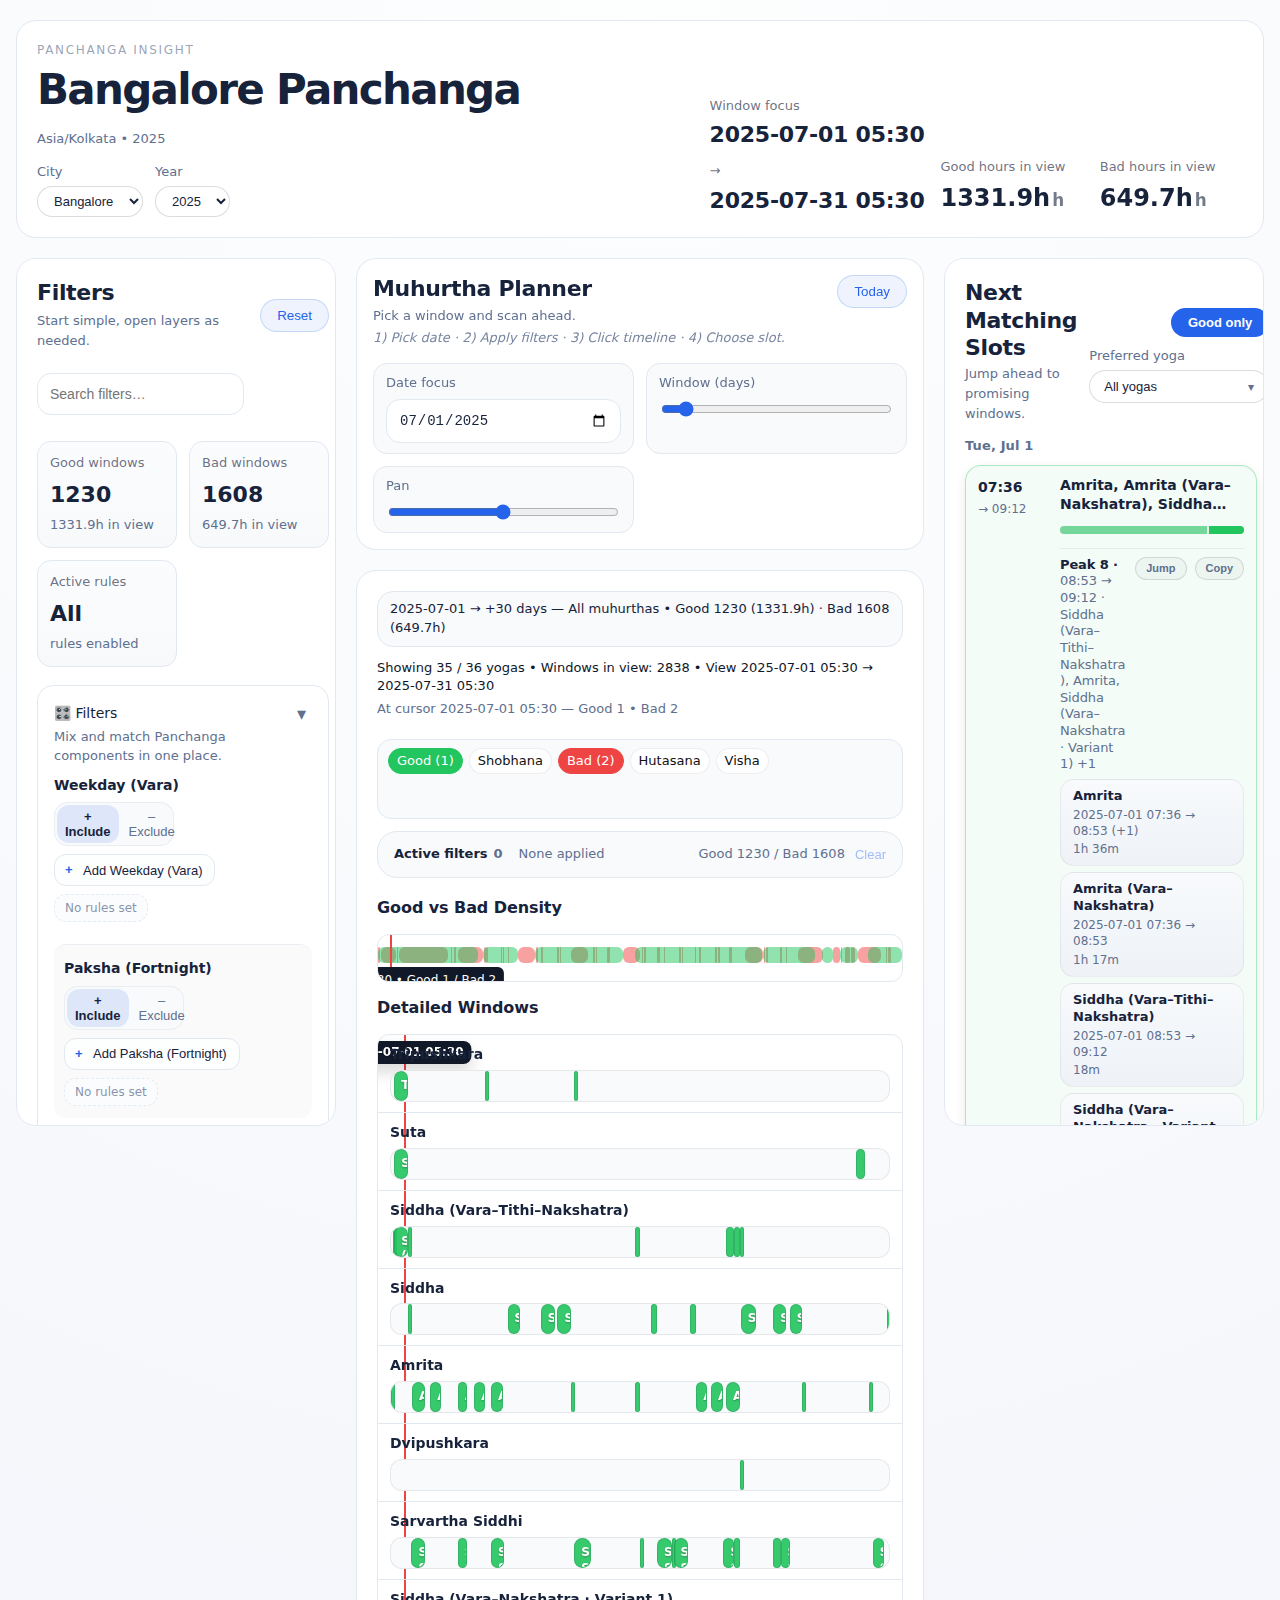
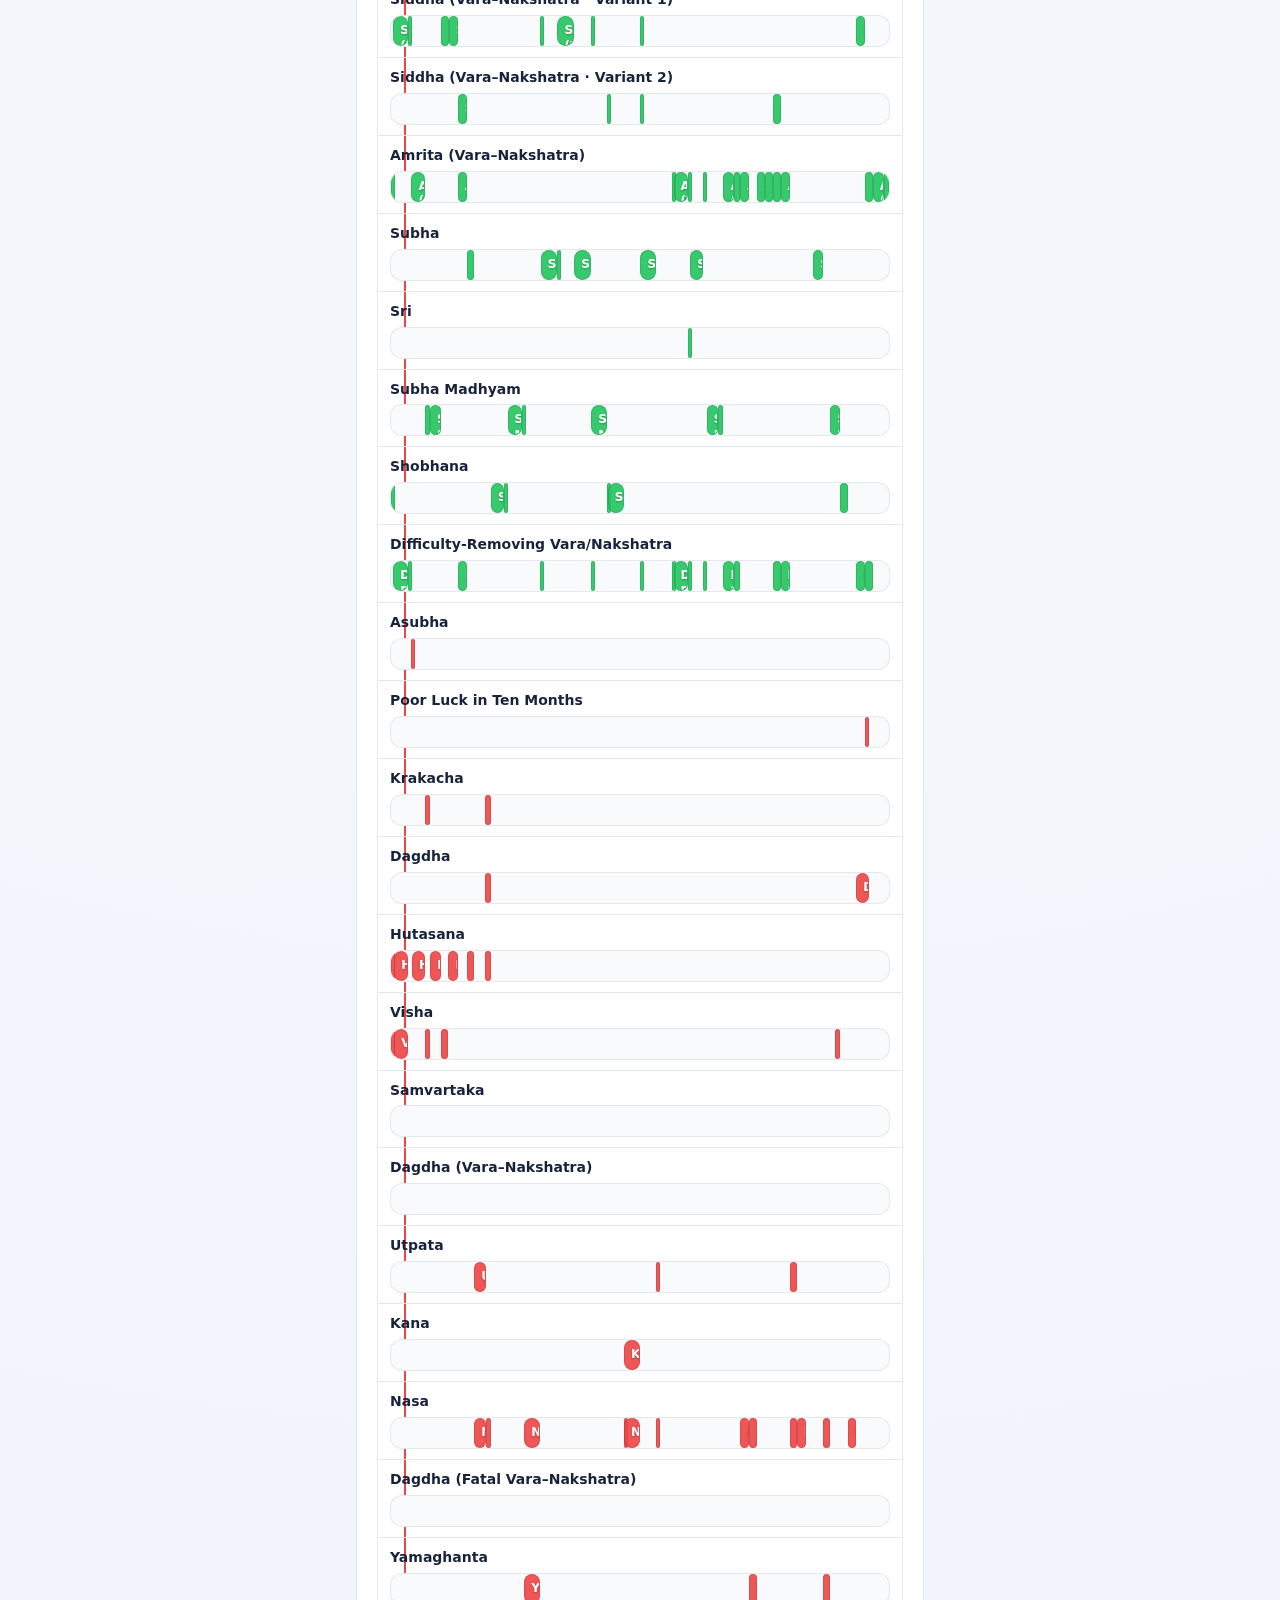
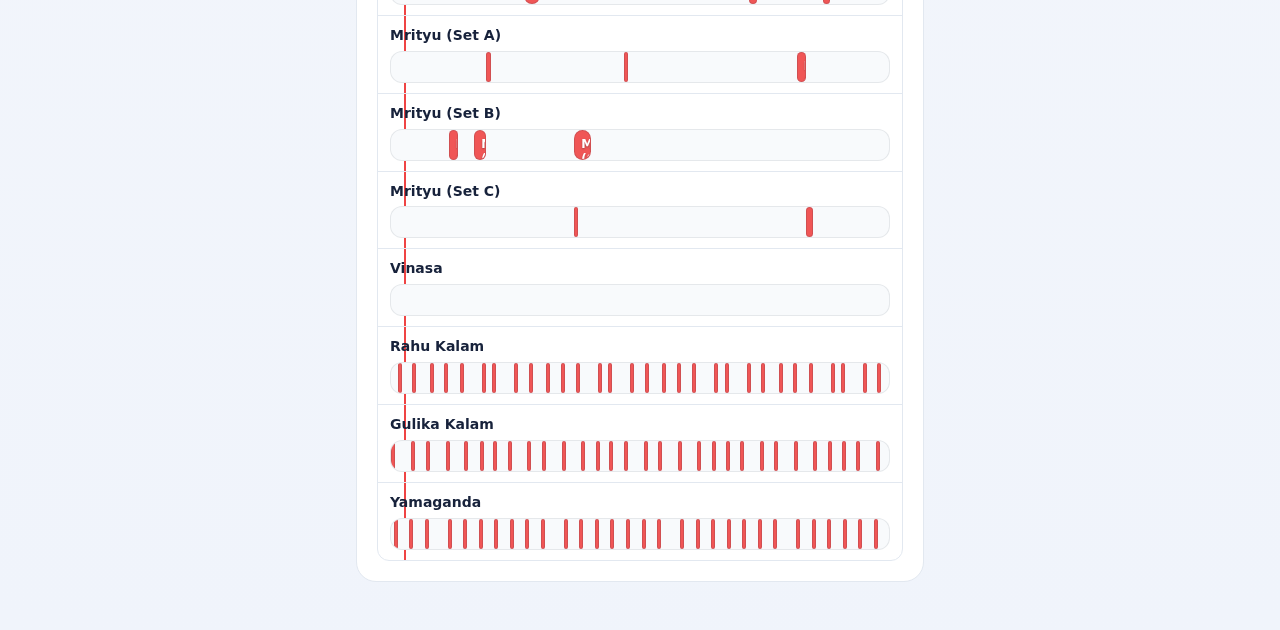
<file: index.html>
<!DOCTYPE html>
<html lang="en">
  <head>
    <meta charset="UTF-8" />
    <meta name="viewport" content="width=device-width, initial-scale=1.0" />
    <title>Panchanga Muhurthas</title>
    <link rel="stylesheet" href="./style.css" />
  </head>
  <body>
    <div class="page shell-grid">
      <section class="card hero-panel" id="heroCard">
        <div class="hero-text">
          <p class="eyebrow">Panchanga Insight</p>
          <h1 id="heroTitle">Loading city…</h1>
          <p id="heroMeta" class="muted">Timezone • Year</p>
          <div class="hero-selectors">
            <label class="hero-select">
              <span>City</span>
              <select id="citySelect"></select>
            </label>
            <label class="hero-select">
              <span>Year</span>
              <select id="yearSelect"></select>
            </label>
          </div>
        </div>
        <div class="hero-stats">
          <div>
            <span class="muted">Window focus</span>
            <strong id="heroWindow">–</strong>
          </div>
          <div>
            <span class="muted">Good hours in view</span>
            <strong id="heroGoodHours">0h</strong>
          </div>
          <div>
            <span class="muted">Bad hours in view</span>
            <strong id="heroBadHours">0h</strong>
          </div>
        </div>
      </section>

      <aside class="card filter-panel" id="filtersPanel">
        <header class="filters-header">
          <div>
            <div class="title">Filters</div>
            <p class="filters-subtitle">Start simple, open layers as needed.</p>
          </div>
          <button id="clearFilters" class="ghost-button" type="button">Reset</button>
        </header>

        <div class="filter-search">
          <input id="filterSearch" class="input" type="text" placeholder="Search filters…" />
        </div>

        <div class="summary-grid">
          <div class="summary-card">
            <span class="muted">Good windows</span>
            <strong id="summaryGood">0</strong>
            <small class="muted" id="summaryGoodHours">0h</small>
          </div>
          <div class="summary-card">
            <span class="muted">Bad windows</span>
            <strong id="summaryBad">0</strong>
            <small class="muted" id="summaryBadHours">0h</small>
          </div>
          <div class="summary-card">
            <span class="muted">Active rules</span>
            <strong id="summaryRules">All</strong>
            <small class="muted">rules enabled</small>
          </div>
        </div>

        <section class="filter-groups basic" id="basicFilterGroups"></section>

        <button class="section-toggle" id="advancedToggle">
          <span>Advanced Filters</span>
          <span class="chevron">▼</span>
        </button>
        <section class="filter-groups advanced collapsed" id="advancedFilterGroups"></section>
        <section class="filter-group special collapsed" id="specialCombosSection">
          <div class="filter-group-header">
            <div>
              <div class="filter-group-title">✨ Special Combinations</div>
              <p class="filter-group-helper">Toggle auspicious/inauspicious yogas.</p>
            </div>
            <div class="pill-summary">
              <span id="goodSummary">Good: 0 inc / 0 exc</span>
              <span id="badSummary">Bad: 0 inc / 0 exc</span>
            </div>
          </div>
          <div class="special-lists">
            <div>
              <h5>Good Muhurthas</h5>
              <div id="goodFilterList" class="constraint-group"></div>
            </div>
            <div>
              <h5>Bad Muhurthas</h5>
              <div id="badFilterList" class="constraint-group"></div>
            </div>
          </div>
        </section>

        <button class="section-toggle" id="expertToggle">
          <span>Expert Rules</span>
          <span class="chevron">▼</span>
        </button>
        <section class="filter-groups expert collapsed" id="expertFilterGroups"></section>
      </aside>

      <div class="card toolbar-panel" id="controlToolbar">
        <div class="toolbar-left">
          <div>
            <div class="title">Muhurtha Planner</div>
            <p class="timeline-subtitle">Pick a window and scan ahead.</p>
            <p class="timeline-helper">1) Pick date · 2) Apply filters · 3) Click timeline · 4) Choose slot.</p>
          </div>
          <button class="ghost-button" type="button" id="jumpToday">Today</button>
        </div>
        <div class="toolbar-controls">
          <label class="control-block">
            <span>Date focus</span>
            <input id="centerDate" class="input" type="date" />
          </label>
          <label class="control-block slider">
            <span>Window (days)</span>
            <input id="windowSlider" type="range" min="1" max="365" value="30" />
          </label>
          <label class="control-block slider">
            <span>Pan</span>
            <input id="panSlider" type="range" min="1" max="365" value="182" />
          </label>
        </div>
      </div>

      <main class="card timeline-panel">
        <div id="muhurthaSummary" class="state-card compact"></div>
        <div class="status-stack">
          <div id="muhurthaMeta" class="status-line"></div>
          <div id="cursorInfo" class="status-line subtle"></div>
        </div>
        <div id="cursorSummary" class="chip-list cursor-summary"></div>
        <div id="activeFiltersBar" class="active-filters-bar"></div>
        <div class="section-title">Good vs Bad Density</div>
        <div id="stackedBar" class="timeline" style="padding:12px;"></div>
        <div class="section-title" style="margin-top:16px;">Detailed Windows</div>
        <div id="muhurthaTimeline" class="timeline"></div>
      </main>

      <aside class="card timeslot-panel">
        <div class="panel-header">
          <div>
            <div class="title">Next Matching Slots</div>
            <p class="panel-helper">Jump ahead to promising windows.</p>
          </div>
          <div class="slot-controls">
            <button type="button" id="slotModeToggle" class="slot-pill slot-pill-active">Good only</button>
            <div class="slot-filter">
              <span class="muted">Preferred yoga</span>
              <button type="button" id="slotYogaTrigger" class="slot-select-trigger">All yogas</button>
              <div id="slotYogaMenu" class="slot-select-menu hidden"></div>
            </div>
          </div>
        </div>
        <div id="timeslotList" class="timeslot-list"></div>
      </aside>
    </div>

    <div class="modal-backdrop hidden" id="filterModal">
      <div class="modal-card">
        <div class="modal-header">
          <div>
            <div class="modal-title" id="modalTitle">Add Filter</div>
            <p class="modal-helper" id="modalHelper"></p>
          </div>
          <button class="ghost-button" type="button" id="modalClose">✕</button>
        </div>
        <div class="modal-body">
          <div class="modal-mode" id="modalModeRow"></div>
          <div class="modal-presets" id="modalPresets"></div>
          <input type="text" id="modalSearch" class="input" placeholder="Search..." />
          <div class="modal-options" id="modalOptions"></div>
        </div>
        <div class="modal-footer">
          <button class="ghost-button" type="button" id="modalClear">Clear</button>
          <button class="button" type="button" id="modalApply">Apply</button>
        </div>
      </div>
    </div>


    <script type="module" src="./muhurtha.js"></script>
  </body>
</html>
</file>
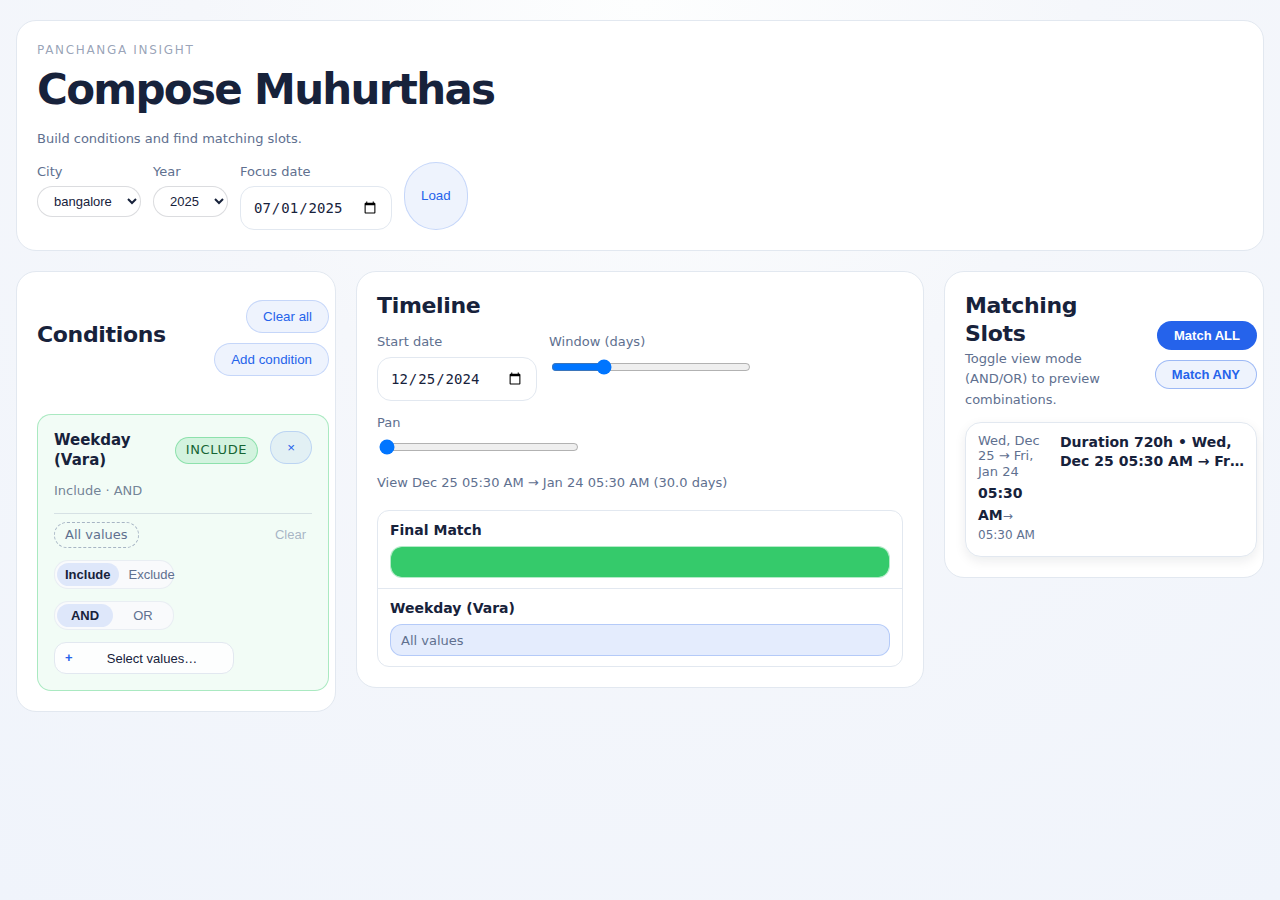
<file: compose.html>
<!DOCTYPE html>
<html lang="en">
  <head>
    <meta charset="UTF-8" />
    <meta name="viewport" content="width=device-width, initial-scale=1.0" />
    <title>Panchanga Insight – Compose</title>
    <link rel="stylesheet" href="./style.css" />
    <script type="module" src="./compose.js"></script>
  </head>
  <body class="compose-page">
    <div class="page">
      <div class="shell-grid">
        <section class="card hero-panel">
          <div class="hero-text">
            <p class="eyebrow">Panchanga Insight</p>
            <h1>Compose Muhurthas</h1>
            <p class="muted">Build conditions and find matching slots.</p>
            <div class="hero-selectors">
              <label class="hero-select">
                <span>City</span>
                <select id="citySelect"></select>
              </label>
              <label class="hero-select">
                <span>Year</span>
                <select id="yearSelect"></select>
              </label>
              <label class="hero-select">
                <span>Focus date</span>
                <input id="composeDate" class="input" type="date" />
              </label>
              <button id="composeLoad" class="ghost-button" type="button">Load</button>
            </div>
          </div>
        </section>

        <main class="card timeline-panel" id="composeTimelinePanel">
          <div class="panel-header">
            <div>
              <div class="title">Timeline</div>
            </div>
          </div>
          <div class="timeline-controls">
            <label class="timeline-control">
              <span>Start date</span>
              <input type="date" class="input" id="timelineStartInput" />
            </label>
            <label class="timeline-control slider">
              <span>Window (days)</span>
              <input type="range" id="timelineWindowSlider" min="1" max="120" value="30" />
            </label>
            <label class="timeline-control slider">
              <span>Pan</span>
              <input type="range" id="timelinePanSlider" min="0" max="100" value="0" />
            </label>
          </div>
          <div class="timeline-meta" id="timelineMeta"></div>
          <div id="composeBands" class="timeline"></div>
        </main>

        <aside class="card" id="conditionsPanel">
          <div class="panel-header">
            <div>
              <div class="title">Conditions</div>
            </div>
            <div class="slot-controls">
              <button class="ghost-button" id="clearConditionsBtn" type="button">Clear all</button>
              <button class="ghost-button" id="addConditionBtn" type="button">Add condition</button>
            </div>
          </div>
          <div id="conditionsList"></div>
        </aside>

        <aside class="card timeslot-panel" id="composeSlotsPanel">
          <div class="panel-header">
            <div>
              <div class="title">Matching Slots</div>
              <p class="panel-helper">Toggle view mode (AND/OR) to preview combinations.</p>
            </div>
            <div class="slot-controls">
              <button type="button" class="slot-pill slot-pill-active" id="matchAllBtn">Match ALL</button>
              <button type="button" class="slot-pill" id="matchAnyBtn">Match ANY</button>
            </div>
          </div>
          <div id="composeSlots"></div>
        </aside>
      </div>
      <div class="modal-backdrop hidden" id="composeModalBackdrop">
        <div class="modal-card" id="composeModalCard">
          <div class="modal-header">
            <div class="modal-title" id="composeModalTitle">Select Values</div>
            <button class="ghost-button" id="composeModalClose" type="button">✕</button>
          </div>
          <div class="modal-body" id="composeModalBody"></div>
          <div class="modal-footer">
            <button type="button" class="ghost-button" id="composeModalCancel">Cancel</button>
            <button type="button" class="primary-button" id="composeModalApply">Apply</button>
          </div>
        </div>
      </div>
    </div>
  </body>
</html>
</file>
<file: style.css>
:root {
  /* palette */
  --color-bg: #f7f9fb;
  --color-surface: #ffffff;
  --color-text: #17223b;
  --color-muted: #60708f;
  --color-accent: #2563eb;
  --color-accent-strong: #1d4ed8;
  --color-danger: #ef4444;
  --color-success: #22c55e;
  --color-border: #e2e8f0;
  --color-border-strong: #cbd5f5;
  --focus-ring: rgba(37, 99, 235, 0.35);

  /* expose legacy names */
  --bg: var(--color-bg);
  --card: var(--color-surface);
  --text: var(--color-text);
  --muted: var(--color-muted);
  --accent: var(--color-accent);
  --danger: var(--color-danger);
  --success: var(--color-success);
  --border: var(--color-border);

  /* spacing */
  --space-1: 4px;
  --space-2: 8px;
  --space-3: 12px;
  --space-4: 16px;
  --space-5: 20px;
  --space-6: 24px;
  --space-7: 32px;

  /* radii */
  --radius-sm: 10px;
  --radius-md: 14px;
  --radius-lg: 20px;
  --radius-pill: 999px;

  /* typography */
  --font-family-base: "Inter", system-ui, -apple-system, sans-serif;
  --font-h1: 34px;
  --font-h2: 22px;
  --font-h3: 16px;
  --font-body: 14px;
  --font-meta: 13px;
  --font-micro: 11px;
  --font-small: 12px;
  --font-title: var(--font-h2);
  --line-heading: 1.25;
  --line-body: 1.6;
  --line-meta: 1.45;

  /* shadows */
  --shadow-soft: 0 20px 45px rgba(15, 23, 42, 0.12);
  --shadow-button: 0 8px 16px rgba(37, 99, 235, 0.25);
}

* {
  box-sizing: border-box;
}

body {
  margin: 0;
  font-family: var(--font-family-base);
  font-kerning: normal;
  background: radial-gradient(circle at top, #fdfefe 0%, #f5f7fb 40%, #f0f4fb 100%);
  min-height: 100vh;
  color: var(--text);
  font-size: var(--font-body);
  line-height: var(--line-body);
}

.page {
  max-width: 1320px;
  margin: 0 auto;
  padding: var(--space-5) var(--space-4) calc(var(--space-7) + var(--space-4));
}

.shell-grid {
  display: grid;
  grid-template-columns: 320px minmax(520px, 1fr) 320px;
  grid-template-areas:
    "hero hero hero"
    "filters toolbar slots"
    "filters timeline slots"
    "filters timeline slots";
  gap: 20px;
  align-items: start;
}

.compose-page .shell-grid {
  grid-template-areas:
    "hero hero hero"
    "filters timeline slots"
    "filters timeline slots";
}

.hero-panel {
  grid-area: hero;
  grid-column: 1 / -1;
  display: flex;
  flex-wrap: nowrap;
  justify-content: space-between;
  gap: 24px;
  align-items: flex-end;
  background: linear-gradient(120deg, #eef2ff, #eff6ff);
  border: none;
  box-shadow: inset 0 1px 0 rgba(255, 255, 255, 0.4), var(--shadow-soft);
  padding: var(--space-6);
}

#citySelect,
#yearSelect {
  border: 1px solid rgba(15, 23, 42, 0.15);
  border-radius: 999px;
  padding: 6px 12px;
  font-size: var(--font-meta);
  background: #fff;
  color: var(--text);
}

.hero-selectors {
  display: flex;
  flex-wrap: wrap;
  gap: 12px;
  margin-top: var(--space-3);
}

.hero-select {
  display: flex;
  flex-direction: column;
  gap: 4px;
  font-size: var(--font-meta);
  color: var(--muted);
}
#heroTitle,
.hero-text h1 {
  margin: var(--space-1) 0 0;
  font-size: calc(var(--font-h1) + 8px);
  line-height: var(--line-heading);
  font-weight: 780;
  letter-spacing: -0.04em;
}

.eyebrow {
  text-transform: uppercase;
  font-size: var(--font-small);
  letter-spacing: 0.14em;
  color: rgba(96, 112, 143, 0.65);
  margin: 0;
}

.hero-stats {
  display: grid;
  grid-template-columns: minmax(0, 1.5fr) repeat(2, minmax(0, 1fr));
  gap: var(--space-4);
  align-items: flex-end;
  justify-items: stretch;
}

.hero-stats > div {
  display: flex;
  flex-direction: column;
  gap: 2px;
  min-width: 0;
}

.hero-stats span {
  font-size: var(--font-meta);
  color: rgba(23, 34, 59, 0.65);
  font-weight: 500;
  line-height: var(--line-meta);
}

.hero-stats strong {
  display: block;
  font-size: 24px;
  font-weight: 700;
  color: var(--text);
  font-variant-numeric: tabular-nums;
}

.hero-stats strong small {
  font-size: 80%;
  opacity: 0.7;
}

#heroWindow {
  white-space: normal;
  display: inline-block;
  letter-spacing: -0.01em;
  font-variant-numeric: tabular-nums;
  word-break: break-word;
  line-height: 1.5;
  font-size: 22px;
}

#heroGoodHours,
#heroBadHours {
  position: relative;
  padding-right: 1ch;
  display: inline-flex;
  align-items: baseline;
  gap: 0;
  white-space: nowrap;
  mask-image: linear-gradient(90deg, #000 0, #000 calc(100% - 0.85ch), transparent calc(100% - 0.85ch));
  -webkit-mask-image: linear-gradient(90deg, #000 0, #000 calc(100% - 0.85ch), transparent calc(100% - 0.85ch));
}

#heroGoodHours::after,
#heroBadHours::after {
  content: "h";
  font-size: 0.7em;
  opacity: 0.6;
  margin-left: 2px;
}

@media (max-width: 1000px) {
  .hero-panel {
    flex-wrap: wrap;
    align-items: flex-start;
  }
  .hero-text {
    width: 100%;
  }
  .hero-stats {
    grid-template-columns: 1fr;
    width: 100%;
  }
}

.card {
  background: var(--card);
  border: 1px solid var(--border);
  border-radius: var(--radius-lg);
  padding: var(--space-5);
  box-shadow: none;
}

.title {
  font-weight: 650;
  font-size: var(--font-h2);
  letter-spacing: -0.015em;
  line-height: var(--line-heading);
}

.panel-header .title,
.filter-panel .title,
.toolbar-panel .title,
.slots-panel .title {
  font-size: var(--font-h2);
  letter-spacing: -0.015em;
}

.section-title {
  font-size: var(--font-h3);
  font-weight: 600;
  letter-spacing: -0.005em;
  line-height: var(--line-heading);
  margin: var(--space-5) 0 var(--space-3);
}

.muted {
  color: var(--muted);
  font-size: var(--font-meta);
  line-height: var(--line-meta);
}

.input,
.select,
.button {
  border: 1px solid var(--border);
  border-radius: var(--radius-md);
  padding: var(--space-3);
  font-size: var(--font-body);
  background: #fff;
  color: var(--text);
}

.button {
  background: var(--accent);
  color: #fff;
  border: none;
  cursor: pointer;
  transition: transform 120ms ease, box-shadow 120ms ease;
  box-shadow: var(--shadow-button);
}

.button:active {
  transform: translateY(1px);
}
.button:focus-visible,
.ghost-button:focus-visible,
.input:focus-visible,
.filter-chip:focus-visible,
.pill-checkbox:focus-visible,
.section-toggle:focus-visible {
  outline: 2px solid var(--focus-ring);
  outline-offset: 2px;
}

.button:hover {
  background: var(--accent-strong);
}

.ghost-button {
  border: 1px solid rgba(37, 99, 235, 0.2);
  background: rgba(37, 99, 235, 0.08);
  color: var(--accent);
  border-radius: var(--radius-pill);
  padding: var(--space-2) var(--space-4);
  cursor: pointer;
  font-weight: 500;
}

.primary-button {
  border: none;
  background: var(--accent);
  color: #fff;
  border-radius: var(--radius-pill);
  padding: var(--space-2) var(--space-5);
  cursor: pointer;
  font-weight: 600;
  box-shadow: var(--shadow-button);
}

.primary-button:hover {
  background: var(--color-accent-strong);
}

.filter-panel {
  grid-area: filters;
  position: sticky;
  top: 16px;
  align-self: start;
  display: flex;
  flex-direction: column;
  gap: 18px;
  box-shadow: none;
  max-height: calc(100vh - 32px);
  overflow-y: auto;
  padding-right: 6px;
}

.compose-page #conditionsPanel {
  grid-area: filters;
  position: sticky;
  top: 16px;
  align-self: start;
  display: flex;
  flex-direction: column;
  gap: 18px;
  padding-right: 6px;
}

.compose-page #conditionsPanel .panel-header {
  position: sticky;
  top: 0;
  background: #fff;
  z-index: 2;
  padding-bottom: 8px;
}

.filters-header {
  display: flex;
  justify-content: space-between;
  gap: 12px;
  align-items: center;
}

.filter-search {
  position: sticky;
  top: 0;
  background: var(--card);
  padding: 4px 0 8px;
  z-index: 2;
}

.filters-subtitle {
  margin: 4px 0 0;
  font-size: var(--font-meta);
  color: var(--muted);
  font-weight: 400;
  line-height: calc(var(--line-meta) + 0.1);
}

.summary-grid {
  display: grid;
  grid-template-columns: repeat(auto-fit, minmax(120px, 1fr));
  gap: 12px;
}

.summary-card {
  display: flex;
  flex-direction: column;
  gap: var(--space-1);
  padding: var(--space-3);
  border-radius: var(--radius-md);
  border: 1px solid var(--border);
  background: linear-gradient(180deg, #fbfcfe, var(--bg));
  box-shadow: none;
}

.summary-card span {
  font-size: var(--font-meta);
  color: rgba(23, 34, 59, 0.65);
  font-weight: 500;
  line-height: var(--line-meta);
}

.summary-card strong {
  font-size: 22px;
  font-weight: 650;
  font-variant-numeric: tabular-nums;
}
.status-line,
.status-line.subtle,
.timeslot-card .slot-time,
.timeslot-card .slot-time strong,
.timeslot-card .meta,
.timeslot-card .label,
.cursor-label,
.slot-chip strong,
.slot-chip span {
  font-variant-numeric: tabular-nums;
}

.field-header {
  display: grid;
  grid-template-columns: minmax(0, 1fr) auto;
  align-items: start;
  gap: 8px;
}

.mini-mode-toggle {
  display: inline-flex;
  padding: 2px;
  border-radius: 999px;
  border: 1px solid rgba(226, 232, 240, 0.8);
  background: #f8fafc;
  gap: 2px;
  align-items: center;
}

.mini-mode-toggle button {
  border: none;
  background: transparent;
  font-size: var(--font-meta);
  padding: 4px 10px;
  border-radius: 999px;
  cursor: pointer;
  color: var(--muted);
}

.mini-mode-toggle button.active {
  background: #fff;
  color: var(--text);
  font-weight: 600;
  box-shadow: inset 0 0 0 1px rgba(37, 99, 235, 0.15);
}

.mini-mode-toggle button:disabled {
  opacity: 0.5;
  cursor: not-allowed;
}

.mini-mode-toggle.locked {
  opacity: 0.7;
}

.mini-mode-toggle.small {
  border-color: rgba(226, 232, 240, 0.7);
}

.filter-groups {
  display: flex;
  flex-direction: column;
  gap: 12px;
}

.filter-groups.collapsed {
  display: none;
}

.filter-group {
  border: 1px solid var(--border);
  border-radius: 16px;
  padding: 16px;
  background: #fff;
  transition: border-color 0.2s ease;
}

.filter-group:hover,
.filter-group:focus-within {
  border-color: var(--color-border-strong);
}

.filter-group-header {
  display: grid;
  grid-template-columns: minmax(0, 1fr) auto;
  gap: 12px;
  align-items: start;
  margin-bottom: 8px;
}

.filter-group.collapsed-body .filter-group-body {
  display: none;
}

.filter-group .collapse-btn {
  border: none;
  background: transparent;
  font-size: 18px;
  cursor: pointer;
  color: var(--muted);
}

.filter-group.collapsed-body .collapse-btn {
  transform: rotate(-90deg);
}

.filter-group-title {
  font-weight: 500;
}

.filter-group-helper {
  font-size: var(--font-meta);
  color: var(--muted);
  margin: 4px 0 0;
  font-weight: 400;
  line-height: var(--line-meta);
}

.filter-group-body {
  display: flex;
  flex-direction: column;
  gap: 10px;
}

.filter-field {
  padding: 12px 0;
  border-top: 1px solid rgba(226, 232, 240, 0.7);
  margin: 0;
  border-radius: 0;
}

.filter-field:first-child {
  border-top: none;
  padding-top: 0;
}

.filter-field:nth-child(even) {
  background: rgba(15, 23, 42, 0.02);
  border-radius: 12px;
  padding-left: 10px;
  padding-right: 10px;
}

.field-header {
  display: grid;
  grid-template-columns: 1fr;
  align-items: start;
  gap: 6px;
}

.field-label {
  font-weight: 600;
  font-size: var(--font-body);
  overflow: hidden;
  position: relative;
  z-index: 1;
  white-space: normal;
  overflow-wrap: anywhere;
}

.field-controls {
  display: flex;
  gap: 8px;
  align-items: center;
  justify-content: flex-start;
  flex-wrap: wrap;
  max-width: 100%;
}

.add-button {
  position: relative;
  border: 1px solid var(--border);
  background: #fdfefe;
  color: var(--text);
  font-weight: 500;
  cursor: pointer;
  padding: 4px 12px 4px 28px;
  border-radius: 12px;
  font-size: var(--font-meta);
  line-height: 1.2;
  transition: background 0.2s ease, border-color 0.2s ease;
  min-height: 32px;
  height: auto;
  white-space: normal;
  word-break: break-word;
  text-align: center;
  max-width: 180px;
}

.add-button::before {
  content: "+";
  position: absolute;
  left: 10px;
  top: 50%;
  transform: translateY(-50%);
  color: var(--accent);
  font-weight: 600;
}

.add-button:hover {
  background: #f5f7fb;
  border-color: rgba(37, 99, 235, 0.2);
}

.add-button:active {
  background: #e9edf7;
}

.add-button:focus-visible {
  outline: 2px solid var(--focus-ring);
  outline-offset: 2px;
}

.mini-mode-toggle {
  display: inline-flex;
  padding: 2px;
  border-radius: 14px;
  border: 1px solid rgba(226, 232, 240, 0.7);
  background: #f9fafc;
  gap: 2px;
  align-items: center;
  width: 120px;
}

.mini-mode-toggle button {
  border: none;
  background: transparent;
  padding: 4px 8px;
  border-radius: 12px;
  font-size: var(--font-meta);
  color: var(--muted);
  cursor: pointer;
  flex: 1;
}

.mini-mode-toggle button.active {
  background: rgba(37, 99, 235, 0.12);
  color: var(--text);
  font-weight: 600;
  box-shadow: none;
}

.chip-collection {
  display: flex;
  flex-wrap: wrap;
  gap: 10px;
  margin-top: 8px;
}

.chip-collection .placeholder {
  font-size: 12px;
  color: rgba(96, 112, 143, 0.75);
  line-height: 1.5;
  padding: 4px 10px;
  border: 1px dashed rgba(226, 232, 240, 0.9);
  border-radius: 12px;
  background: #fbfcfe;
}

.chip-collection.special {
  gap: 8px;
}

.muhurtha-adder {
  margin-top: 8px;
}

.muhurtha-adder select {
  width: 100%;
  border: 1px solid var(--border);
  border-radius: 999px;
  padding: 6px 10px;
  font-size: 13px;
  background: #fff;
}

.filter-chip {
  display: inline-flex;
  align-items: center;
  gap: var(--space-1);
  border-radius: var(--radius-pill);
  padding: var(--space-2) var(--space-4);
  font-size: calc(var(--font-meta) + 1px);
  line-height: var(--line-meta);
  background: #f5f7fb;
  border: 1px solid rgba(23, 34, 59, 0.08);
  color: var(--text);
}

.filter-chip.bad {
  background: #fdecec;
  color: #7f1d1d;
  border-color: rgba(127, 29, 29, 0.2);
}

.filter-chip button {
  border: none;
  background: none;
  cursor: pointer;
  font-size: var(--font-micro);
  color: inherit;
}

.panel-header {
  display: flex;
  justify-content: space-between;
  gap: 12px;
  align-items: center;
  margin-bottom: 12px;
}

.panel-helper {
  margin: 2px 0 0;
  color: var(--muted);
  font-size: var(--font-meta);
  font-weight: 400;
  line-height: calc(var(--line-meta) + 0.1);
}

.pill-checkbox.compact {
  border-radius: 999px;
  padding: 4px 10px;
}

.section-toggle {
  border: 1px solid transparent;
  background: none;
  width: 100%;
  padding: var(--space-3) 0 0;
  display: flex;
  justify-content: space-between;
  align-items: center;
  font-weight: 600;
  cursor: pointer;
  color: var(--text);
}

.section-toggle .chevron {
  transition: transform 0.2s ease;
}

.section-toggle.open .chevron {
  transform: rotate(180deg);
}

.special-lists {
  display: grid;
  grid-template-columns: repeat(auto-fit, minmax(140px, 1fr));
  gap: 12px;
}

.special-lists h5 {
  margin: 0 0 6px;
  font-size: var(--font-meta);
  color: var(--muted);
  line-height: var(--line-meta);
}

.constraint-group {
  display: flex;
  flex-direction: column;
  gap: 6px;
}

.pill-checkbox {
  display: flex;
  align-items: center;
  gap: var(--space-1);
  padding: var(--space-2) var(--space-3);
  border-radius: var(--radius-pill);
  border: 1px solid var(--border);
  background: #fff;
  font-size: var(--font-meta);
  line-height: var(--line-meta);
}

.pill-checkbox input {
  accent-color: var(--accent);
}

.pill-summary {
  display: flex;
  gap: 12px;
  font-size: var(--font-meta);
  color: var(--muted);
  line-height: var(--line-meta);
}

.toolbar-panel {
  grid-area: toolbar;
  display: flex;
  flex-direction: column;
  gap: 16px;
  position: sticky;
  top: 12px;
  z-index: 5;
  background: rgba(255, 255, 255, 0.95);
  backdrop-filter: blur(6px);
  border: 1px solid rgba(226, 232, 240, 0.9);
  border-radius: var(--radius-lg);
  padding: var(--space-4);
}

.timeline-panel {
  grid-area: timeline;
}

.toolbar-left {
  display: flex;
  justify-content: space-between;
  align-items: flex-start;
  gap: 12px;
}

.timeline-subtitle {
  margin: 4px 0 0 0;
  color: var(--muted);
  font-size: var(--font-meta);
  line-height: var(--line-meta);
}

.timeline-helper {
  margin: 2px 0 0;
  color: rgba(96, 112, 143, 0.85);
  font-size: var(--font-meta);
  font-style: italic;
  line-height: calc(var(--line-meta) + 0.05);
}

.toolbar-controls {
  display: grid;
  grid-template-columns: repeat(auto-fit, minmax(180px, 1fr));
  gap: 12px;
}

.control-block {
  display: flex;
  flex-direction: column;
  gap: 6px;
  border: 1px solid var(--border);
  border-radius: 14px;
  padding: 10px 12px;
  background: #f8fafc;
  font-size: var(--font-meta);
  color: var(--muted);
  line-height: var(--line-meta);
}

.control-block.slider input[type="range"] {
  accent-color: var(--accent);
}

.state-card {
  border: 1px solid rgba(249, 115, 22, 0.3);
  background: rgba(249, 115, 22, 0.12);
  border-radius: 16px;
  padding: 12px 14px;
  font-size: 14px;
  margin-bottom: 12px;
}

.state-card.compact {
  padding: var(--space-2) var(--space-3);
  font-size: var(--font-meta);
  line-height: var(--line-meta);
  margin-bottom: var(--space-3);
  border-color: var(--border);
  background: #f8fafc;
  color: var(--text);
}

.status-stack {
  display: flex;
  flex-direction: column;
  gap: 4px;
  margin-bottom: var(--space-5);
}

.status-line {
  font-size: var(--font-meta);
  color: #0f172a;
  line-height: var(--line-meta);
}

.status-line.subtle {
  color: var(--muted);
  line-height: var(--line-meta);
}

.cursor-summary {
  margin-bottom: 12px;
  border: 1px solid var(--border);
  border-radius: 14px;
  padding: 8px 10px;
  background: #f8fafc;
  height: 80px;
  overflow-y: auto;
  display: flex;
  flex-wrap: wrap;
  gap: 4px;
  align-content: flex-start;
}

.chip-list {
  display: flex;
  flex-wrap: wrap;
  gap: 6px;
  transition: max-height 180ms ease, opacity 180ms ease;
  overflow: hidden;
  max-height: 999px;
  opacity: 1;
}

.chip {
  display: inline-flex;
  align-items: center;
  justify-content: center;
  gap: 4px;
  border: 1px solid rgba(23, 34, 59, 0.08);
  border-radius: 28px;
  min-width: 0;
  height: auto;
  padding: 4px 8px;
  background: #f4f6fb;
  cursor: default;
  font-size: var(--font-meta);
  text-align: center;
  line-height: 1.25;
  flex: 0 1 auto;
  box-shadow: none;
  white-space: nowrap;
  max-width: 100%;
}

.chip-list.cursor-summary {
  overflow-y: auto;
  overflow-x: hidden;
}

.active-filters-bar {
  display: flex;
  align-items: center;
  justify-content: space-between;
  gap: var(--space-4);
  padding: var(--space-3) var(--space-4);
  border: 1px solid var(--border);
  border-radius: var(--radius-lg);
  background: #f8fafc;
  margin-bottom: var(--space-4);
  font-size: var(--font-meta);
  flex-wrap: wrap;
}

.active-filters-meta {
  display: flex;
  align-items: center;
  gap: 6px;
  font-weight: 600;
  white-space: nowrap;
}

.active-filters-meta .count {
  font-variant-numeric: tabular-nums;
  color: var(--muted);
}

.active-filters-chips {
  flex: 1;
  display: flex;
  flex-wrap: wrap;
  gap: 6px;
  min-width: 0;
}

.mini-chip {
  border-radius: var(--radius-pill);
  padding: 2px 8px;
  background: #eef2fb;
  font-size: var(--font-meta);
  line-height: 1.3;
  color: var(--text);
  border: 1px solid rgba(15, 23, 42, 0.08);
  white-space: nowrap;
  max-width: 100%;
  overflow: hidden;
  text-overflow: ellipsis;
}

.mini-chip.bad {
  background: #fee2e2;
  color: #861b19;
  border-color: rgba(239, 68, 68, 0.35);
}

.mini-chip.more {
  font-weight: 600;
}

.active-filters-actions {
  display: flex;
  align-items: center;
  gap: 10px;
  white-space: nowrap;
}

.active-filters-actions .counts {
  font-variant-numeric: tabular-nums;
  color: var(--muted);
}

.link-button {
  border: none;
  background: none;
  color: var(--accent);
  font-size: var(--font-meta);
  cursor: pointer;
  padding: 0;
}

.link-button:focus-visible {
  outline: 2px solid var(--focus-ring);
  outline-offset: 2px;
}

.link-button[disabled] {
  opacity: 0.4;
  cursor: default;
}

.timeline {
  margin-top: var(--space-4);
  border-radius: 12px;
  border: 1px solid var(--border);
  overflow: hidden;
  position: relative;
  background: #fff;
}

.timeline-controls {
  display: flex;
  flex-wrap: wrap;
  gap: 12px;
  margin-bottom: 16px;
}

.timeline-control {
  display: flex;
  flex-direction: column;
  gap: 4px;
  font-size: var(--font-meta);
  color: var(--muted);
  min-width: 160px;
}

.timeline-control.slider input[type="range"] {
  width: 200px;
}

.timeline-meta {
  font-size: var(--font-meta);
  color: var(--muted);
  margin-bottom: 16px;
}

.band-row {
  padding: 10px 12px;
  border-bottom: 1px solid var(--border);
  position: relative;
}

.band-row:last-child {
  border-bottom: none;
}

.band-label {
  font-weight: 650;
  margin-bottom: 6px;
  line-height: 1.35;
}

.segments {
  position: relative;
  height: 32px;
  background: #f8fafc;
  border-radius: 12px;
  border: 1px solid rgba(15, 23, 42, 0.08);
  overflow: hidden;
}

.segment {
  position: absolute;
  top: 0;
  bottom: 0;
  border-radius: 10px;
  opacity: 0.9;
  min-width: 4px;
  border: 1px solid rgba(15, 23, 42, 0.15);
  overflow: hidden;
  transition: transform 140ms ease, box-shadow 140ms ease;
}

.segment-positive {
  background: linear-gradient(120deg, rgba(34, 197, 94, 0.9), rgba(16, 185, 129, 0.9));
  border-color: rgba(16, 185, 129, 0.8);
}

.segment-negative {
  background: linear-gradient(120deg, rgba(248, 113, 113, 0.95), rgba(239, 68, 68, 0.9));
  border-color: rgba(239, 68, 68, 0.85);
}

.band-row.band-final .segments {
  background: rgba(34, 197, 94, 0.08);
}

.band-row.band-condition.exclude .segments {
  background: rgba(248, 113, 113, 0.08);
}

.band-empty {
  font-size: var(--font-meta);
  color: var(--muted);
  padding: 6px 10px;
}

.segment span {
  position: absolute;
  left: 6px;
  top: 6px;
  font-size: 12px;
  font-weight: 600;
  line-height: 1.3;
  color: #fff;
  text-shadow: 0 1px 2px rgba(0, 0, 0, 0.35);
}

.cursor-line {
  position: absolute;
  top: 0;
  bottom: 0;
  width: 2px;
  background: #ef4444;
  pointer-events: none;
}

.cursor-label {
  position: absolute;
  top: 6px;
  transform: translateX(-50%);
  background: #111827;
  color: #fff;
  padding: 4px 8px;
  border-radius: 8px;
  font-size: 12px;
  font-weight: 600;
  line-height: 1.3;
  box-shadow: 0 8px 16px rgba(0, 0, 0, 0.15);
  text-shadow: 0 1px 1px rgba(0, 0, 0, 0.3);
  pointer-events: none;
  white-space: nowrap;
}

.cursor-overlay {
  position: absolute;
  top: 0;
  height: 100%;
  pointer-events: none;
}

.stacked-bar {
  position: relative;
  border: 1px solid var(--border);
  border-radius: 12px;
  padding: 12px;
  height: 48px;
}

.stacked-segment {
  position: absolute;
  top: 12px;
  height: 16px;
  border-radius: 6px;
}

.stacked-label {
  position: absolute;
  top: 32px;
  transform: translateX(-50%);
  background: #111827;
  color: #fff;
  padding: 4px 8px;
  border-radius: 6px;
  font-size: 12px;
  pointer-events: none;
}

.timeslot-panel {
  grid-area: slots;
  position: sticky;
  top: 16px;
  align-self: start;
  max-height: calc(100vh - 32px);
  overflow-y: auto;
  padding-right: 6px;
}

.timeslot-list {
  display: flex;
  flex-direction: column;
  gap: 14px;
}

.slot-controls {
  display: flex;
  flex-wrap: wrap;
  gap: 10px;
  align-items: center;
  justify-content: flex-end;
  margin-top: 8px;
}

.slot-pill {
  border: 1px solid rgba(37, 99, 235, 0.4);
  background: rgba(37, 99, 235, 0.08);
  color: var(--accent);
  padding: 6px 16px;
  border-radius: 999px;
  font-size: var(--font-meta);
  font-weight: 600;
  cursor: pointer;
  transition: background 150ms ease, color 150ms ease, border-color 150ms ease;
}

.slot-pill-active {
  background: var(--accent);
  color: #fff;
  border-color: transparent;
}

.slot-filter {
  display: flex;
  flex-direction: column;
  gap: 4px;
  min-width: 180px;
  flex: 1 1 200px;
  position: relative;
}

.slot-select-trigger {
  border: 1px solid rgba(15, 23, 42, 0.15);
  background: #fff;
  border-radius: 999px;
  padding: 8px 14px;
  font-size: var(--font-meta);
  text-align: left;
  color: var(--text);
  cursor: pointer;
  display: flex;
  justify-content: space-between;
  align-items: center;
  gap: 12px;
  width: 100%;
  white-space: nowrap;
  overflow: hidden;
  text-overflow: ellipsis;
}

.slot-select-trigger.slot-select-active {
  border-color: var(--accent);
  box-shadow: 0 0 0 2px rgba(37, 99, 235, 0.15);
}

.slot-select-trigger::after {
  content: "▾";
  font-size: 0.9em;
  color: var(--muted);
}

.slot-select-menu {
  position: absolute;
  top: calc(100% + 6px);
  right: 0;
  left: 0;
  background: #fff;
  border: 1px solid rgba(15, 23, 42, 0.1);
  border-radius: 12px;
  box-shadow: 0 12px 25px rgba(15, 23, 42, 0.15);
  padding: 10px;
  max-height: 200px;
  overflow-y: auto;
  display: flex;
  flex-direction: column;
  gap: 6px;
  z-index: 6;
}

.slot-select-menu.hidden {
  display: none;
}

.slot-option {
  display: flex;
  align-items: center;
  gap: 6px;
  font-size: var(--font-meta);
  color: var(--text);
}

.slot-option input {
  accent-color: var(--accent);
}

.timeslot-day {
  margin-bottom: 12px;
}

.timeslot-day h5 {
  margin: 0 0 8px;
  font-size: var(--font-meta);
  text-transform: none;
  letter-spacing: 0.01em;
  color: var(--muted);
}

.timeslot-card {
  border: 1px solid var(--border);
  border-radius: 16px;
  padding: 10px 12px;
  display: grid;
  grid-template-columns: 70px minmax(0, 1fr);
  gap: 12px;
  cursor: pointer;
  background: #fff;
  box-shadow: 0 4px 12px rgba(15, 23, 42, 0.08);
  overflow: hidden;
}

.timeslot-card.good {
  border-color: rgba(34, 197, 94, 0.35);
  background: rgba(34, 197, 94, 0.05);
}

.timeslot-card .slot-time {
  display: flex;
  flex-direction: column;
  font-size: 12px;
  color: var(--muted);
  gap: 2px;
}

.timeslot-card .slot-date {
  font-size: var(--font-meta);
  color: var(--text-muted);
  line-height: 1.2;
  white-space: normal;
  overflow-wrap: anywhere;
}

.timeslot-card .slot-time strong {
  font-size: 14px;
  color: var(--text);
}

.timeslot-card .slot-body {
  display: flex;
  flex-direction: column;
  gap: 6px;
  min-width: 0;
}

.timeslot-card .label {
  font-weight: 600;
  line-height: 1.35;
  display: -webkit-box;
  -webkit-line-clamp: 2;
  -webkit-box-orient: vertical;
  overflow: hidden;
}

.timeslot-card .meta {
  font-size: var(--font-meta);
  color: var(--muted);
  line-height: var(--line-meta);
}

.slot-yogas {
  display: flex;
  flex-wrap: wrap;
  gap: 6px;
  width: 100%;
}

.slot-chip {
  display: flex;
  flex-direction: column;
  align-items: flex-start;
  gap: 2px;

  padding: 8px 12px;
  border-radius: 14px;

  background: linear-gradient(180deg, #f8fafc, #eef2f7);
  border: 1px solid rgba(15, 23, 42, 0.06);

  max-width: 100%;
}

.slot-intensity {
  margin-top: 6px;
}

.intensity-bar {
  display: flex;
  gap: 2px;
  border-radius: 999px;
  overflow: hidden;
  height: 8px;
  background: rgba(15, 23, 42, 0.06);
}

.intensity-seg {
  border: none;
  background: rgba(34, 197, 94, 1);
  cursor: pointer;
  padding: 0;
  margin: 0;
  height: 100%;
  transition: opacity 0.2s ease;
}

.intensity-seg:hover {
  opacity: 1;
}

/* Peak row: use horizontal space better (info left, actions right) */
/* Peak row: use horizontal space better (info left, actions right) */
.slot-peak {
  display: grid;
  grid-template-columns: minmax(0, 1fr) auto;
  grid-template-areas: "summary actions";
  gap: 8px;

  margin-top: 8px;
  padding-top: 8px;
  border-top: 1px solid rgba(15, 23, 42, 0.06);
  color: var(--muted);
  align-items: start;
}

.peak-summary {
  grid-area: summary;
  min-width: 0;
  line-height: 1.28;
  font-size: var(--font-meta);
  overflow-wrap: anywhere;
  word-break: break-word;
  display: block;
  letter-spacing: -0.01em;
}

/* Make the first line (Peak + time) read as the headline */
.peak-summary::first-line {
  color: var(--text);
  font-weight: 700;
}

.peak-actions {
  grid-area: actions;
  display: inline-flex;
  gap: 8px;
  align-items: center;
  justify-content: flex-end;
  flex: 0 0 auto;
}

/* Peak utility actions: subtle, link-like pills (not CTA buttons) */
.peak-action {
  appearance: none;
  border: 1px solid rgba(15, 23, 42, 0.12);
  background: rgba(15, 23, 42, 0.03);
  color: var(--muted);
  border-radius: var(--radius-pill);
  padding: 4px 10px;
  font-size: var(--font-micro);
  font-weight: 600;
  line-height: 1.2;
  cursor: pointer;
  box-shadow: none;
  white-space: nowrap;
  transition: background 140ms ease, border-color 140ms ease, color 140ms ease;
}

.peak-action:hover {
  background: rgba(37, 99, 235, 0.08);
  border-color: rgba(37, 99, 235, 0.22);
  color: var(--accent);
}

.peak-action:active {
  transform: translateY(0);
}

/* Keep actions below on narrow screens */
@media (max-width: 520px) {
  .slot-peak {
    grid-template-columns: 1fr;
    grid-template-areas:
      "summary"
      "actions";
  }
  .peak-actions {
    justify-content: flex-start;
  }
}

.slot-chip strong {
  font-size: var(--font-meta);
  font-weight: 600;
  color: var(--text);
  line-height: 1.3;
}

.slot-chip span {
  font-size: var(--font-small);
  color: var(--muted);
  line-height: 1.35;
  font-variant-numeric: tabular-nums;
  white-space: normal; /* allow wrapping for long date+time */
  overflow-wrap: anywhere;
  word-break: break-word;
}

.slot-chip {
  min-width: 0;
}

.slot-chip strong,
.slot-chip span {
  min-width: 0;
}

.slot-chip-more {
  font-weight: 500;
  color: rgba(15, 23, 42, 0.7);
}

.badge {
  align-self: flex-start;
  border-radius: 999px;
  padding: 2px 8px;
  font-size: var(--font-meta);
  line-height: var(--line-meta);
}

.modal-backdrop {
  position: fixed;
  inset: 0;
  background: rgba(10, 22, 50, 0.45);
  display: flex;
  align-items: center;
  justify-content: center;
  z-index: 20;
}

.modal-backdrop.hidden {
  display: none;
}

.modal-card {
  background: #fff;
  border-radius: 20px;
  padding: 18px;
  width: min(420px, 90vw);
  max-height: 80vh;
  display: flex;
  flex-direction: column;
  gap: 12px;
}

.modal-card .ghost-button {
  border-radius: 8px;
  padding: 4px 8px;
}

.modal-header {
  display: flex;
  justify-content: space-between;
  align-items: flex-start;
  gap: 12px;
}

.modal-title {
  font-size: 18px;
  font-weight: 600;
}

.modal-helper {
  font-size: 13px;
  color: var(--muted);
  margin: 2px 0 0;
}

.modal-body {
  display: flex;
  flex-direction: column;
  gap: 10px;
  overflow-y: auto;
}

.modal-mode {
  display: flex;
  gap: 8px;
  align-items: center;
  font-size: 13px;
}

.modal-mode .mini-mode-toggle {
  border-color: rgba(226, 232, 240, 0.9);
}

.modal-presets {
  display: flex;
  flex-wrap: wrap;
  gap: 6px;
}

.preset-chip {
  border: 1px solid var(--border);
  border-radius: 999px;
  padding: 4px 10px;
  font-size: 12px;
  cursor: pointer;
  background: #fff;
}

.preset-chip.active {
  background: rgba(37, 99, 235, 0.15);
  border-color: rgba(37, 99, 235, 0.4);
  color: var(--accent);
}

.modal-options {
  border: 1px solid var(--border);
  border-radius: 12px;
  max-height: 240px;
  overflow-y: auto;
  padding: 8px;
  display: grid;
  grid-template-columns: repeat(auto-fit, minmax(160px, 1fr));
  gap: 6px;
}

.modal-options label {
  display: flex;
  align-items: center;
  gap: 8px;
  padding: 4px 8px;
  border-radius: 8px;
}

.modal-options label:hover {
  background: #f1f5ff;
}

.modal-footer {
  display: flex;
  justify-content: space-between;
  gap: 10px;
}

@media (max-width: 1200px) {
  .shell-grid {
    grid-template-columns: minmax(0, 1fr) 320px;
    grid-template-areas:
      "hero hero"
      "toolbar toolbar"
      "timeline slots"
      "timeline slots"
      "filters filters";
  }
  .filter-panel,
  .timeslot-panel {
    position: static;
    max-height: none;
    padding-right: 0;
  }
  .filter-panel,
  .timeslot-panel {
    top: auto;
  }
}

@media (max-width: 768px) {
  .shell-grid {
    grid-template-columns: minmax(0, 1fr);
    grid-template-areas:
      "hero"
      "toolbar"
      "timeline"
      "slots"
      "filters";
  }
  .toolbar-panel {
    position: sticky;
    top: 12px;
    z-index: 5;
  }
}
.condition-card {
  border: 1px solid var(--border);
  border-radius: var(--radius-md);
  padding: var(--space-4);
  background: #fff;
  display: flex;
  flex-direction: column;
  gap: var(--space-3);
  transition: border-color 0.2s ease, background 0.2s ease;
}

.condition-card.include {
  border-color: rgba(34, 197, 94, 0.35);
  background: rgba(34, 197, 94, 0.06);
}

.condition-card.exclude {
  border-color: rgba(239, 68, 68, 0.35);
  background: rgba(239, 68, 68, 0.06);
}

.condition-header {
  display: flex;
  justify-content: space-between;
  gap: var(--space-3);
  align-items: flex-start;
}

.condition-title-wrap {
  display: flex;
  align-items: center;
  gap: var(--space-2);
  flex: 1;
  min-width: 0;
}

.condition-header .ghost-button {
  margin-left: auto;
}

.condition-title {
  font-size: calc(var(--font-body) + 1px);
  font-weight: 600;
  line-height: 1.3;
}

.condition-badge {
  font-size: var(--font-meta);
  padding: 2px 10px;
  border-radius: 999px;
  border: 1px solid transparent;
  text-transform: uppercase;
  letter-spacing: 0.05em;
}

.condition-badge.good {
  border-color: rgba(34, 197, 94, 0.4);
  color: #166534;
  background: rgba(34, 197, 94, 0.15);
}

.condition-badge.bad {
  border-color: rgba(239, 68, 68, 0.4);
  color: #b91c1c;
  background: rgba(239, 68, 68, 0.15);
}

.condition-meta {
  font-size: var(--font-meta);
  color: rgba(100, 116, 139, 0.9);
  line-height: 1.4;
}

.condition-actions {
  display: flex;
  flex-direction: column;
  gap: var(--space-2);
}

.condition-chip-wrapper {
  display: flex;
  align-items: center;
  gap: var(--space-2);
  padding-top: var(--space-2);
  border-top: 1px solid rgba(148, 163, 184, 0.3);
}

.condition-chip-row {
  flex: 1;
  display: flex;
  flex-wrap: wrap;
  gap: 6px;
  min-width: 0;
  max-width: 100%;
}

.chip-placeholder {
  border: 1px dashed rgba(148, 163, 184, 0.8);
  border-radius: var(--radius-pill);
  padding: 2px 10px;
  font-size: var(--font-meta);
  color: var(--muted);
}

.condition-clear {
  border: none;
  background: none;
  color: var(--brand-blue);
  font-size: var(--font-meta);
  cursor: pointer;
  padding: 2px 6px;
}

.condition-clear:disabled {
  color: rgba(148, 163, 184, 0.8);
  cursor: default;
}

.segmented {
  display: inline-flex;
  border: 1px solid rgba(226, 232, 240, 0.8);
  border-radius: 999px;
  background: #f8fafc;
  overflow: hidden;
}

.segmented button {
  border: none;
  background: transparent;
  padding: 4px 12px;
  font-size: var(--font-meta);
  color: var(--muted);
  cursor: pointer;
}

.segmented button.active {
  background: rgba(37, 99, 235, 0.12);
  color: var(--text);
  font-weight: 600;
}

.dropdown-menu {
  position: absolute;
  z-index: 30;
  border: 1px solid var(--border);
  border-radius: var(--radius-md);
  background: #fff;
  box-shadow: var(--shadow-soft);
  display: flex;
  flex-direction: column;
  min-width: 220px;
}

.dropdown-menu button {
  border: none;
  background: transparent;
  padding: 8px 12px;
  text-align: left;
  font-size: var(--font-body);
  cursor: pointer;
}

.dropdown-menu button:hover {
  background: rgba(37, 99, 235, 0.08);
}

.checkbox-list {
  margin-top: var(--space-3);
  max-height: 260px;
  overflow-y: auto;
  display: flex;
  flex-direction: column;
  gap: 6px;
}

.checkbox-item {
  display: flex;
  align-items: center;
  gap: 8px;
  font-size: var(--font-body);
}
</file>
